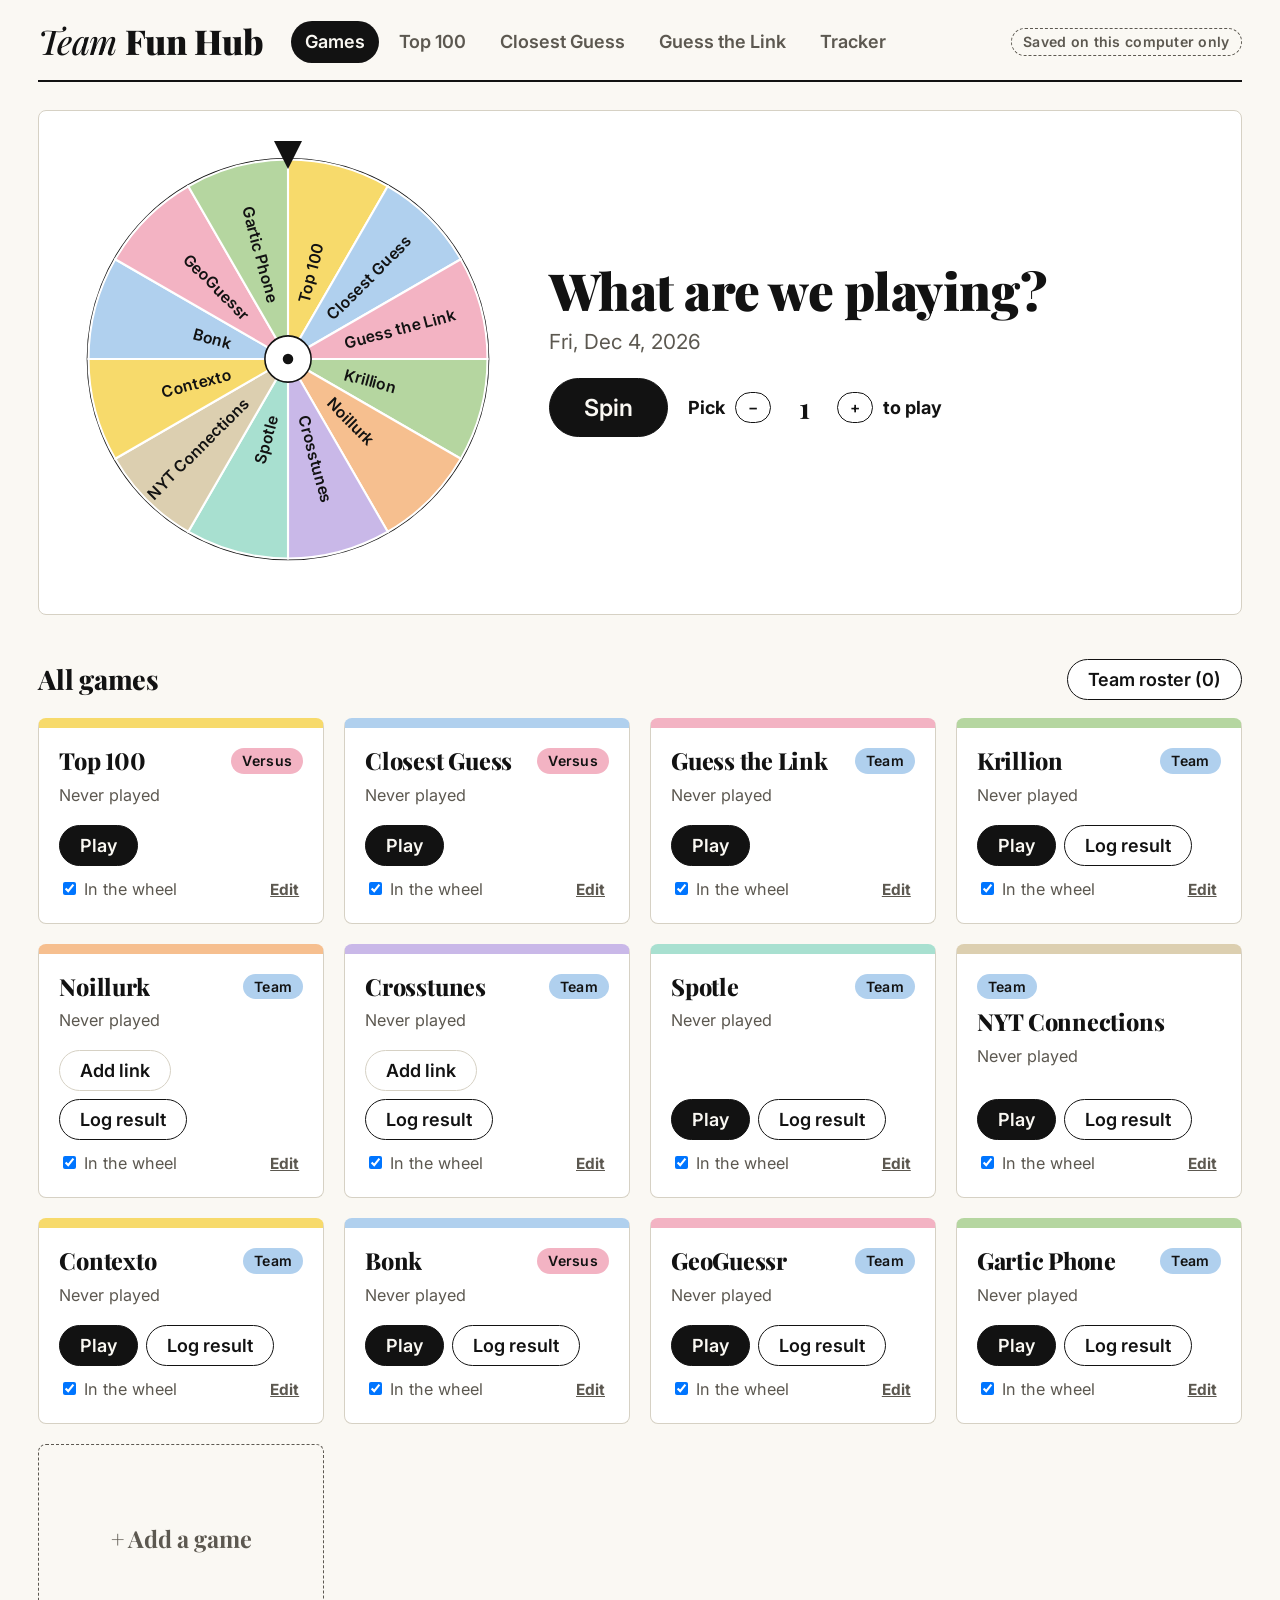
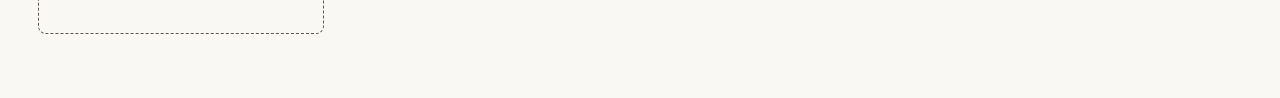
<file: index.html>
<!doctype html>
<html lang="en">
  <head>
    <meta charset="utf-8" />
    <meta name="viewport" content="width=device-width, initial-scale=1" />
    <title>Team Fun Hub</title>
    <link rel="preconnect" href="https://fonts.googleapis.com" />
    <link rel="preconnect" href="https://fonts.gstatic.com" crossorigin />
    <link
      href="https://fonts.googleapis.com/css2?family=Inter:wght@400;500;600;700&family=Playfair+Display:ital,wght@0,500;0,700;0,800;0,900;1,500&display=swap"
      rel="stylesheet"
    />
    <link rel="stylesheet" href="css/styles.css?v=036496cee5" />
    <!-- version:start (written by tools/stamp.py; do not edit by hand) -->
    <script type="importmap">
      {
        "imports": {
          "./js/closest-game.js": "./js/closest-game.js?v=036496cee5",
          "./js/closest.js": "./js/closest.js?v=036496cee5",
          "./js/config.js": "./js/config.js?v=036496cee5",
          "./js/db.js": "./js/db.js?v=036496cee5",
          "./js/dialogs.js": "./js/dialogs.js?v=036496cee5",
          "./js/game.js": "./js/game.js?v=036496cee5",
          "./js/hub.js": "./js/hub.js?v=036496cee5",
          "./js/link-game.js": "./js/link-game.js?v=036496cee5",
          "./js/link.js": "./js/link.js?v=036496cee5",
          "./js/lists.js": "./js/lists.js?v=036496cee5",
          "./js/match.js": "./js/match.js?v=036496cee5",
          "./js/setup.js": "./js/setup.js?v=036496cee5",
          "./js/stats.js": "./js/stats.js?v=036496cee5",
          "./js/top100.js": "./js/top100.js?v=036496cee5",
          "./js/tracker.js": "./js/tracker.js?v=036496cee5",
          "./js/ui.js": "./js/ui.js?v=036496cee5"
        }
      }
    </script>
    <!-- version:end -->
  </head>
  <body>
    <div id="app"></div>
    <noscript>The Team Fun Hub needs JavaScript switched on.</noscript>
    <script type="module" src="js/hub.js?v=036496cee5"></script>
  </body>
</html>
</file>
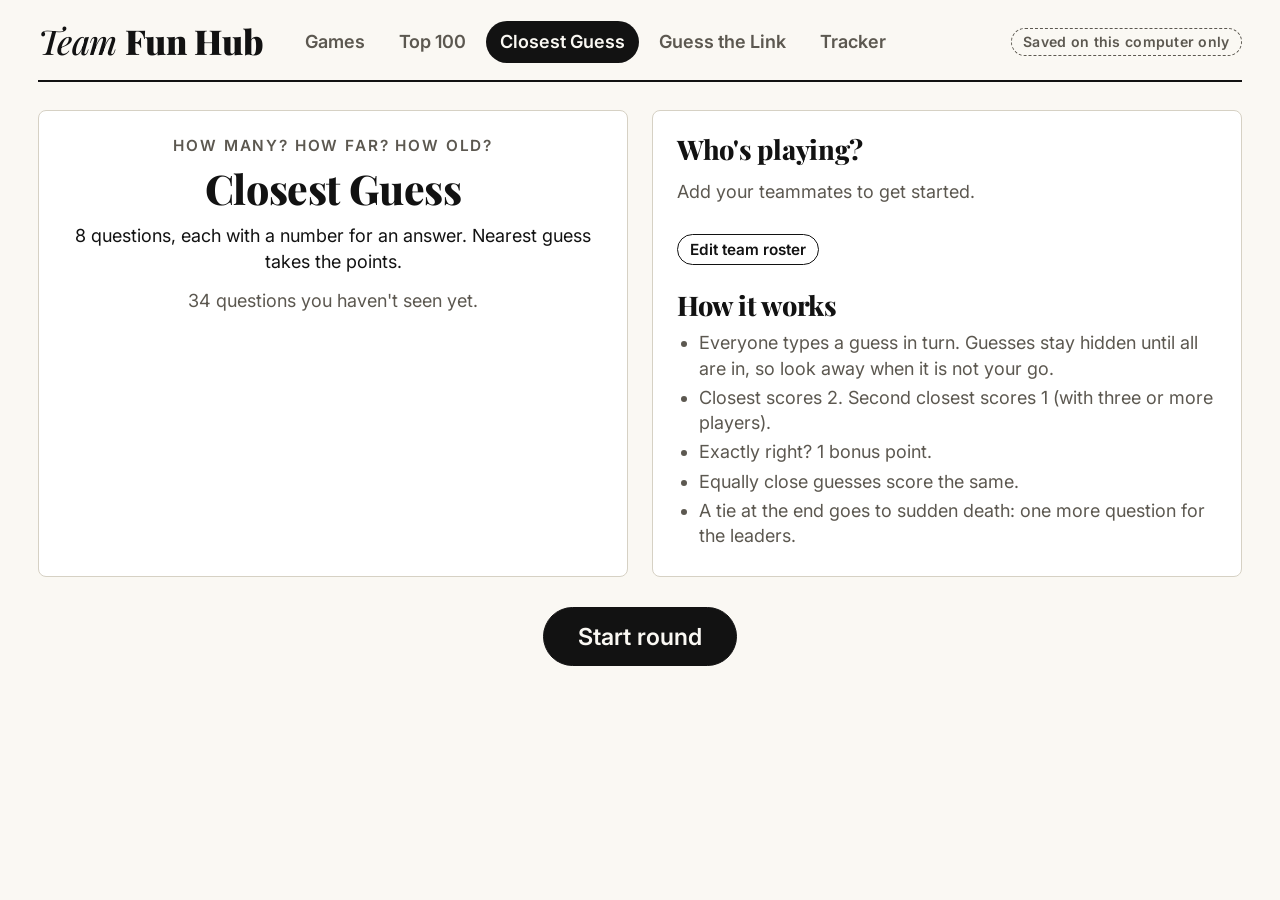
<file: closest.html>
<!doctype html>
<html lang="en">
  <head>
    <meta charset="utf-8" />
    <meta name="viewport" content="width=device-width, initial-scale=1" />
    <title>Closest Guess · Team Fun Hub</title>
    <link rel="preconnect" href="https://fonts.googleapis.com" />
    <link rel="preconnect" href="https://fonts.gstatic.com" crossorigin />
    <link
      href="https://fonts.googleapis.com/css2?family=Inter:wght@400;500;600;700&family=Playfair+Display:ital,wght@0,500;0,700;0,800;0,900;1,500&display=swap"
      rel="stylesheet"
    />
    <link rel="stylesheet" href="css/styles.css?v=036496cee5" />
    <!-- version:start (written by tools/stamp.py; do not edit by hand) -->
    <script type="importmap">
      {
        "imports": {
          "./js/closest-game.js": "./js/closest-game.js?v=036496cee5",
          "./js/closest.js": "./js/closest.js?v=036496cee5",
          "./js/config.js": "./js/config.js?v=036496cee5",
          "./js/db.js": "./js/db.js?v=036496cee5",
          "./js/dialogs.js": "./js/dialogs.js?v=036496cee5",
          "./js/game.js": "./js/game.js?v=036496cee5",
          "./js/hub.js": "./js/hub.js?v=036496cee5",
          "./js/link-game.js": "./js/link-game.js?v=036496cee5",
          "./js/link.js": "./js/link.js?v=036496cee5",
          "./js/lists.js": "./js/lists.js?v=036496cee5",
          "./js/match.js": "./js/match.js?v=036496cee5",
          "./js/setup.js": "./js/setup.js?v=036496cee5",
          "./js/stats.js": "./js/stats.js?v=036496cee5",
          "./js/top100.js": "./js/top100.js?v=036496cee5",
          "./js/tracker.js": "./js/tracker.js?v=036496cee5",
          "./js/ui.js": "./js/ui.js?v=036496cee5"
        }
      }
    </script>
    <!-- version:end -->
  </head>
  <body>
    <div id="app"></div>
    <noscript>The Team Fun Hub needs JavaScript switched on.</noscript>
    <script type="module" src="js/closest.js?v=036496cee5"></script>
  </body>
</html>
</file>
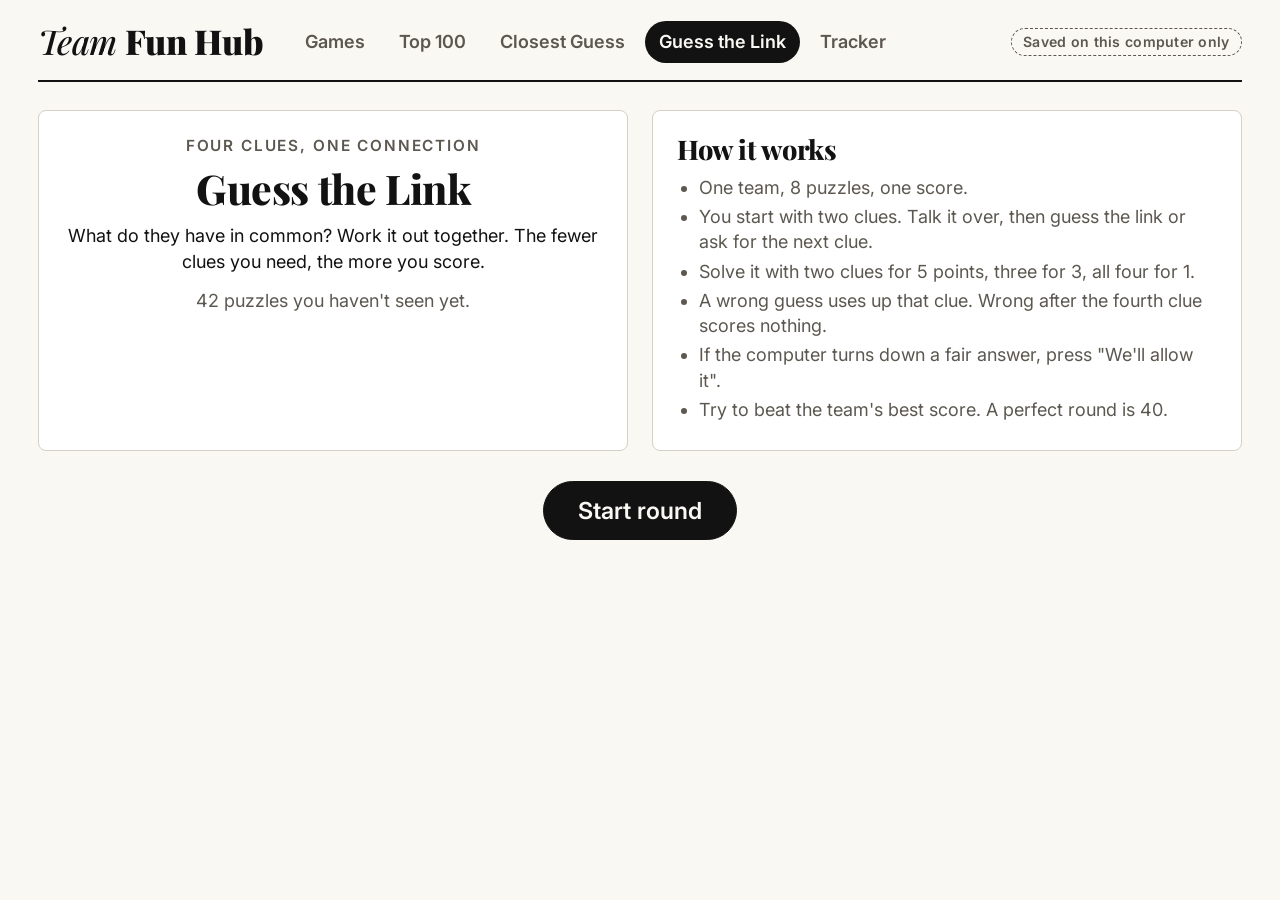
<file: link.html>
<!doctype html>
<html lang="en">
  <head>
    <meta charset="utf-8" />
    <meta name="viewport" content="width=device-width, initial-scale=1" />
    <title>Guess the Link · Team Fun Hub</title>
    <link rel="preconnect" href="https://fonts.googleapis.com" />
    <link rel="preconnect" href="https://fonts.gstatic.com" crossorigin />
    <link
      href="https://fonts.googleapis.com/css2?family=Inter:wght@400;500;600;700&family=Playfair+Display:ital,wght@0,500;0,700;0,800;0,900;1,500&display=swap"
      rel="stylesheet"
    />
    <link rel="stylesheet" href="css/styles.css?v=036496cee5" />
    <!-- version:start (written by tools/stamp.py; do not edit by hand) -->
    <script type="importmap">
      {
        "imports": {
          "./js/closest-game.js": "./js/closest-game.js?v=036496cee5",
          "./js/closest.js": "./js/closest.js?v=036496cee5",
          "./js/config.js": "./js/config.js?v=036496cee5",
          "./js/db.js": "./js/db.js?v=036496cee5",
          "./js/dialogs.js": "./js/dialogs.js?v=036496cee5",
          "./js/game.js": "./js/game.js?v=036496cee5",
          "./js/hub.js": "./js/hub.js?v=036496cee5",
          "./js/link-game.js": "./js/link-game.js?v=036496cee5",
          "./js/link.js": "./js/link.js?v=036496cee5",
          "./js/lists.js": "./js/lists.js?v=036496cee5",
          "./js/match.js": "./js/match.js?v=036496cee5",
          "./js/setup.js": "./js/setup.js?v=036496cee5",
          "./js/stats.js": "./js/stats.js?v=036496cee5",
          "./js/top100.js": "./js/top100.js?v=036496cee5",
          "./js/tracker.js": "./js/tracker.js?v=036496cee5",
          "./js/ui.js": "./js/ui.js?v=036496cee5"
        }
      }
    </script>
    <!-- version:end -->
  </head>
  <body>
    <div id="app"></div>
    <noscript>The Team Fun Hub needs JavaScript switched on.</noscript>
    <script type="module" src="js/link.js?v=036496cee5"></script>
  </body>
</html>
</file>
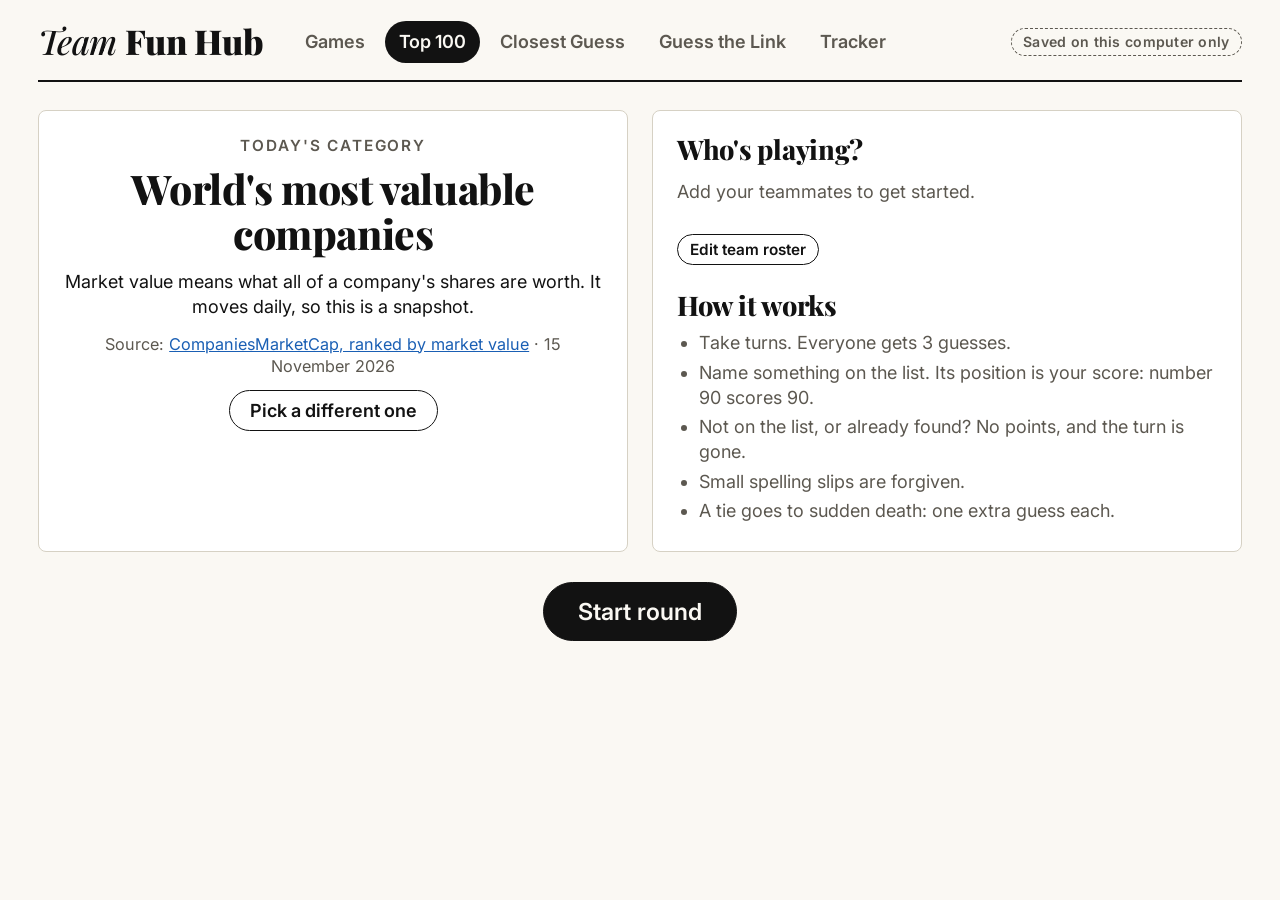
<file: top100.html>
<!doctype html>
<html lang="en">
  <head>
    <meta charset="utf-8" />
    <meta name="viewport" content="width=device-width, initial-scale=1" />
    <title>Top 100 · Team Fun Hub</title>
    <link rel="preconnect" href="https://fonts.googleapis.com" />
    <link rel="preconnect" href="https://fonts.gstatic.com" crossorigin />
    <link
      href="https://fonts.googleapis.com/css2?family=Inter:wght@400;500;600;700&family=Playfair+Display:ital,wght@0,500;0,700;0,800;0,900;1,500&display=swap"
      rel="stylesheet"
    />
    <link rel="stylesheet" href="css/styles.css?v=036496cee5" />
    <!-- version:start (written by tools/stamp.py; do not edit by hand) -->
    <script type="importmap">
      {
        "imports": {
          "./js/closest-game.js": "./js/closest-game.js?v=036496cee5",
          "./js/closest.js": "./js/closest.js?v=036496cee5",
          "./js/config.js": "./js/config.js?v=036496cee5",
          "./js/db.js": "./js/db.js?v=036496cee5",
          "./js/dialogs.js": "./js/dialogs.js?v=036496cee5",
          "./js/game.js": "./js/game.js?v=036496cee5",
          "./js/hub.js": "./js/hub.js?v=036496cee5",
          "./js/link-game.js": "./js/link-game.js?v=036496cee5",
          "./js/link.js": "./js/link.js?v=036496cee5",
          "./js/lists.js": "./js/lists.js?v=036496cee5",
          "./js/match.js": "./js/match.js?v=036496cee5",
          "./js/setup.js": "./js/setup.js?v=036496cee5",
          "./js/stats.js": "./js/stats.js?v=036496cee5",
          "./js/top100.js": "./js/top100.js?v=036496cee5",
          "./js/tracker.js": "./js/tracker.js?v=036496cee5",
          "./js/ui.js": "./js/ui.js?v=036496cee5"
        }
      }
    </script>
    <!-- version:end -->
  </head>
  <body>
    <div id="app"></div>
    <noscript>The Team Fun Hub needs JavaScript switched on.</noscript>
    <script type="module" src="js/top100.js?v=036496cee5"></script>
  </body>
</html>
</file>
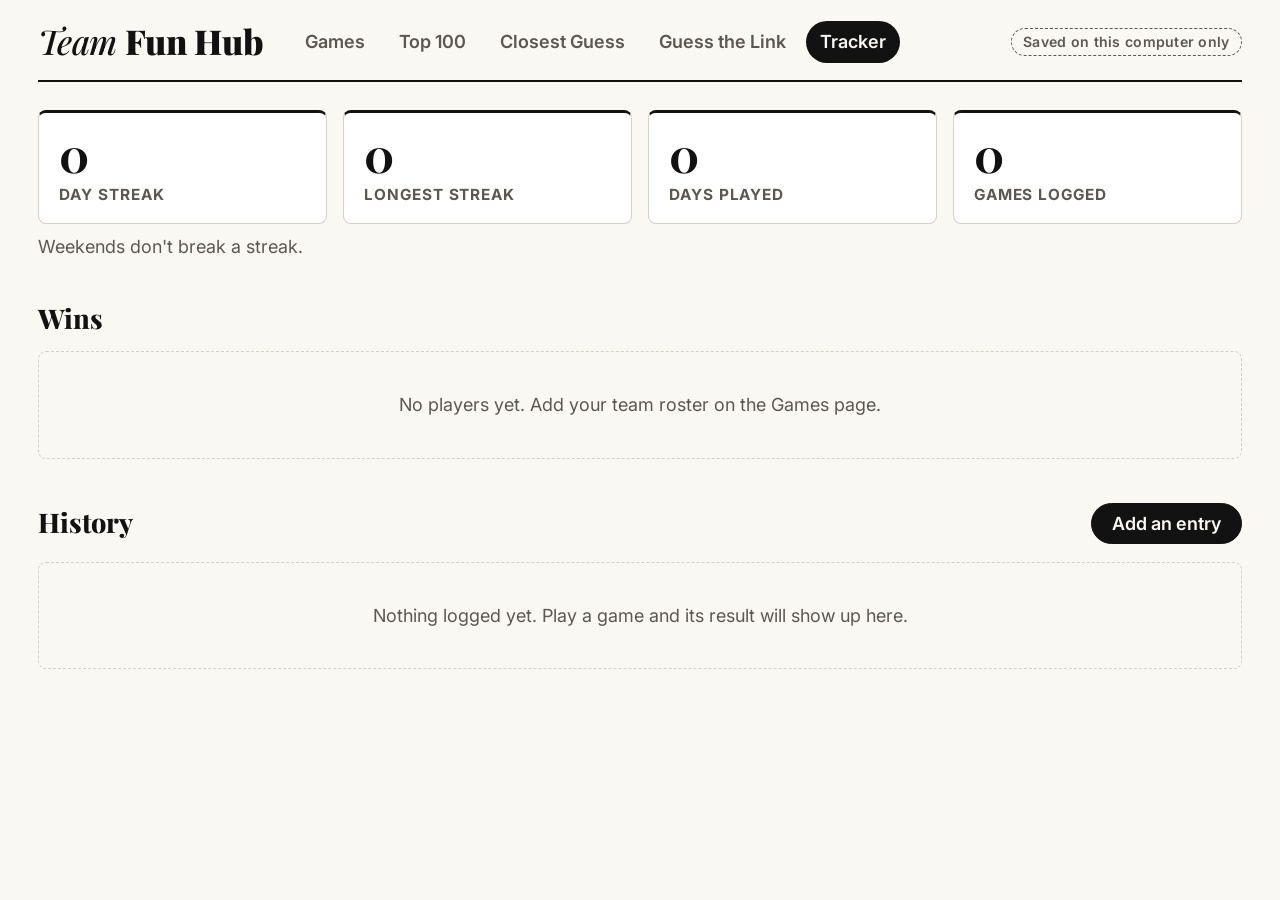
<file: tracker.html>
<!doctype html>
<html lang="en">
  <head>
    <meta charset="utf-8" />
    <meta name="viewport" content="width=device-width, initial-scale=1" />
    <title>Tracker · Team Fun Hub</title>
    <link rel="preconnect" href="https://fonts.googleapis.com" />
    <link rel="preconnect" href="https://fonts.gstatic.com" crossorigin />
    <link
      href="https://fonts.googleapis.com/css2?family=Inter:wght@400;500;600;700&family=Playfair+Display:ital,wght@0,500;0,700;0,800;0,900;1,500&display=swap"
      rel="stylesheet"
    />
    <link rel="stylesheet" href="css/styles.css?v=036496cee5" />
    <!-- version:start (written by tools/stamp.py; do not edit by hand) -->
    <script type="importmap">
      {
        "imports": {
          "./js/closest-game.js": "./js/closest-game.js?v=036496cee5",
          "./js/closest.js": "./js/closest.js?v=036496cee5",
          "./js/config.js": "./js/config.js?v=036496cee5",
          "./js/db.js": "./js/db.js?v=036496cee5",
          "./js/dialogs.js": "./js/dialogs.js?v=036496cee5",
          "./js/game.js": "./js/game.js?v=036496cee5",
          "./js/hub.js": "./js/hub.js?v=036496cee5",
          "./js/link-game.js": "./js/link-game.js?v=036496cee5",
          "./js/link.js": "./js/link.js?v=036496cee5",
          "./js/lists.js": "./js/lists.js?v=036496cee5",
          "./js/match.js": "./js/match.js?v=036496cee5",
          "./js/setup.js": "./js/setup.js?v=036496cee5",
          "./js/stats.js": "./js/stats.js?v=036496cee5",
          "./js/top100.js": "./js/top100.js?v=036496cee5",
          "./js/tracker.js": "./js/tracker.js?v=036496cee5",
          "./js/ui.js": "./js/ui.js?v=036496cee5"
        }
      }
    </script>
    <!-- version:end -->
  </head>
  <body>
    <div id="app"></div>
    <noscript>The Team Fun Hub needs JavaScript switched on.</noscript>
    <script type="module" src="js/tracker.js?v=036496cee5"></script>
  </body>
</html>
</file>
<file: css/styles.css>
/* Team Fun Hub — a newspaper puzzle-page look, sized to be read from across a room. */

:root {
  --bg: #faf8f3; /* paper */
  --panel: #ffffff;
  --panel-2: #f1eee6;
  --inset: #f4f1ea;
  --line: #d6d1c4;
  --ink: #121212;
  --ink-dim: #5c5850;
  --accent: #8a5a00; /* small labels */
  --good-ink: #1d6b38;
  --bad-ink: #a3271f;
  --focus: #1a5fb4;
  /* pastels: only ever used as a background, with dark text on top */
  --yellow: #f7da6b;
  --pink: #f3b3c3;
  --cyan: #b0d0ee;
  --green: #b5d6a0;
  --red: #f2aa9f;
  --display: 'Playfair Display', Georgia, 'Times New Roman', serif;
  --body: 'Inter', system-ui, -apple-system, 'Segoe UI', sans-serif;
  --radius: 8px;
}

* {
  box-sizing: border-box;
}

html {
  font-size: clamp(16px, 0.55vw + 11px, 22px);
}

body {
  margin: 0;
  min-height: 100vh;
  color: var(--ink);
  font-family: var(--body);
  line-height: 1.4;
  background: var(--bg);
  /* the headline font's default numbers dip below the line (a 0 looks like an o); use plain ones */
  font-variant-numeric: lining-nums;
}

h1,
h2,
h3 {
  font-family: var(--display);
  font-weight: 800;
  letter-spacing: -0.01em;
  line-height: 1.1;
  margin: 0;
}

h2 {
  font-size: 1.5rem;
}

a {
  color: var(--focus);
}

p {
  margin: 0 0 0.75em;
}

[hidden] {
  display: none !important;
}

.wrap {
  max-width: 1500px;
  margin: 0 auto;
  padding: 0 clamp(16px, 3vw, 48px) 64px;
}

/* ---- header ---- */

.site-header {
  display: flex;
  flex-wrap: wrap;
  align-items: center;
  gap: 12px 28px;
  margin: 0 clamp(16px, 3vw, 48px) 28px;
  padding: 18px 0 14px;
  border-bottom: 2px solid var(--ink);
}

.brand {
  font-family: var(--display);
  font-weight: 900;
  font-size: 1.9rem;
  letter-spacing: -0.01em;
  color: var(--ink);
  text-decoration: none;
}

.brand-small {
  font-style: italic;
  font-weight: 500;
}

.nav {
  display: flex;
  gap: 6px;
  margin-right: auto;
}

.nav-link {
  padding: 8px 14px;
  border-radius: 999px;
  color: var(--ink-dim);
  font-weight: 600;
  text-decoration: none;
}

.nav-link:hover {
  color: var(--ink);
  background: var(--panel-2);
}

.nav-link.is-active {
  color: var(--bg);
  background: var(--ink);
}

/* ---- common pieces ---- */

.chip {
  display: inline-block;
  padding: 3px 11px;
  border-radius: 999px;
  font-size: 0.78rem;
  font-weight: 600;
  letter-spacing: 0.02em;
  background: var(--panel-2);
  color: var(--ink);
  white-space: nowrap;
}

.chip-team {
  background: var(--cyan);
  color: var(--ink);
}

.chip-versus {
  background: var(--pink);
  color: var(--ink);
}

.chip-good {
  background: var(--green);
  color: var(--ink);
}

.chip-bad {
  background: var(--red);
  color: var(--ink);
}

.chip-warn {
  background: transparent;
  border: 1px dashed var(--ink-dim);
  color: var(--ink-dim);
}

.btn {
  display: inline-flex;
  align-items: center;
  justify-content: center;
  gap: 8px;
  padding: 9px 20px;
  border: 1.5px solid var(--ink);
  border-radius: 999px;
  font: 600 1rem var(--body);
  color: var(--ink);
  background: var(--panel);
  text-decoration: none;
  cursor: pointer;
  transition: background 0.12s, color 0.12s;
}

.btn:hover {
  background: var(--panel-2);
}

.btn:active {
  transform: translateY(1px);
}

.btn:disabled {
  opacity: 0.45;
  cursor: not-allowed;
}

.btn-primary {
  background: var(--ink);
  color: var(--bg);
}

.btn-pink {
  background: var(--ink);
  color: var(--bg);
}

.btn-danger {
  background: var(--bad-ink);
  border-color: var(--bad-ink);
  color: #fff;
}

.btn-ghost {
  background: transparent;
  border-color: var(--line);
}

.btn-big {
  padding: 14px 34px;
  font: 600 1.3rem var(--body);
}

/* dark buttons get slightly lighter, not grey, when pointed at */
.btn-primary:hover,
.btn-pink:hover {
  background: #33312d;
}

.btn-danger:hover {
  background: #8a1f18;
}

.btn-small {
  padding: 5px 12px;
  font-size: 0.85rem;
}

:focus-visible {
  outline: 3px solid var(--focus);
  outline-offset: 3px;
}

.panel {
  background: var(--panel);
  border: 1px solid var(--line);
  border-radius: var(--radius);
  padding: 24px;
}

.section-title {
  display: flex;
  flex-wrap: wrap;
  align-items: center;
  gap: 12px 16px;
  margin: 44px 0 18px;
}

.section-title h2 {
  margin-right: auto;
}

.muted {
  color: var(--ink-dim);
}

.input,
select.input {
  width: 100%;
  padding: 10px 14px;
  border: 2px solid var(--line);
  border-radius: 12px;
  background: var(--panel);
  color: var(--ink);
  font: 500 1rem var(--body);
}

.input:focus {
  border-color: var(--ink);
  outline: none;
}

.field {
  display: block;
  margin-bottom: 14px;
}

.field-label {
  display: block;
  margin-bottom: 5px;
  font-size: 0.85rem;
  font-weight: 700;
  color: var(--ink-dim);
  letter-spacing: 0.04em;
  text-transform: uppercase;
}

.choices {
  display: flex;
  flex-wrap: wrap;
  gap: 8px;
}

/* A tick-box or radio button styled as a pill you can press. */
.choice {
  position: relative;
  cursor: pointer;
}

.choice input {
  position: absolute;
  opacity: 0;
  inset: 0;
  cursor: pointer;
}

.choice span {
  display: inline-block;
  padding: 8px 16px;
  border-radius: 999px;
  border: 1.5px solid var(--line);
  background: var(--panel);
  font-weight: 600;
  color: var(--ink-dim);
}

.choice input:checked + span {
  background: var(--chosen, var(--yellow));
  border-color: var(--ink);
  color: var(--ink);
}

.choice input:focus-visible + span {
  outline: 3px solid var(--focus);
  outline-offset: 3px;
}

/* ---- dialogs and toasts ---- */

.dialog {
  width: min(520px, calc(100vw - 32px));
  padding: 28px;
  border: 1.5px solid var(--ink);
  border-radius: 12px;
  background: var(--panel);
  color: var(--ink);
}

.dialog::backdrop {
  background: #12121288;
}

.dialog h2 {
  margin-bottom: 18px;
  color: var(--ink);
}

.dialog-actions {
  display: flex;
  flex-wrap: wrap;
  justify-content: flex-end;
  gap: 10px;
  margin-top: 22px;
}

.toast {
  position: fixed;
  left: 50%;
  bottom: 28px;
  z-index: 100;
  transform: translateX(-50%);
  max-width: calc(100vw - 32px);
  padding: 12px 22px;
  border-radius: 999px;
  border: 1.5px solid var(--ink);
  background: var(--ink);
  color: var(--bg);
  font-weight: 600;
  animation: pop 0.2s ease-out;
}

.toast-bad {
  background: var(--red);
  color: var(--ink);
}

.toast-good {
  background: var(--green);
  color: var(--ink);
}

@keyframes pop {
  from {
    transform: translateX(-50%) translateY(8px);
    opacity: 0;
  }
}

/* ---- hub: today's wheel ---- */

.stage {
  display: grid;
  grid-template-columns: minmax(260px, 420px) 1fr;
  gap: clamp(20px, 4vw, 56px);
  align-items: center;
  padding: clamp(24px, 3vw, 44px);
}

.wheel-box {
  position: relative;
  width: 100%;
  max-width: 420px;
  margin: 0 auto;
  aspect-ratio: 1;
}

.wheel-svg {
  width: 100%;
  height: 100%;
}

.wheel-spin {
  transform-origin: 0 0;
}

.wheel-label {
  font: 600 15px var(--body);
  fill: var(--ink);
}

.wheel-pointer {
  position: absolute;
  top: -8px;
  left: 50%;
  width: 0;
  height: 0;
  transform: translateX(-50%);
  border: 14px solid transparent;
  border-top: 28px solid var(--ink);
}

.stage-side h1 {
  font-size: clamp(2rem, 4vw, 3.6rem);
  font-weight: 900;
}

.stage-date {
  margin: 8px 0 22px;
  font-size: 1.15rem;
  color: var(--ink-dim);
}

.spin-row {
  display: flex;
  flex-wrap: wrap;
  align-items: center;
  gap: 14px 20px;
}

.stepper {
  display: inline-flex;
  align-items: center;
  gap: 10px;
  font-weight: 700;
}

.stepper output {
  min-width: 1.6em;
  text-align: center;
  font: 700 1.6rem var(--display);
  color: var(--ink);
}

.picks {
  list-style: none;
  margin: 26px 0 0;
  padding: 0;
  display: grid;
  gap: 10px;
}

.pick {
  display: flex;
  flex-wrap: wrap;
  align-items: center;
  gap: 10px 14px;
  padding: 12px 16px;
  border-radius: var(--radius);
  background: var(--pick-color, var(--yellow));
  animation: slide-in 0.3s ease-out;
}

.pick-name {
  margin-right: auto;
  font: 700 1.35rem var(--display);
}

@keyframes slide-in {
  from {
    transform: translateX(-24px);
    opacity: 0;
  }
}

.streak-badge {
  display: inline-flex;
  align-items: baseline;
  gap: 8px;
  font-weight: 700;
}

.streak-badge b {
  font: 700 1.6rem var(--display);
  color: var(--ink);
}

/* ---- hub: game cards ---- */

.cards {
  display: grid;
  grid-template-columns: repeat(auto-fill, minmax(270px, 1fr));
  gap: 20px;
}

.card {
  display: flex;
  flex-direction: column;
  gap: 10px;
  padding: 20px;
  border-radius: var(--radius);
  background: var(--panel);
  border: 1px solid var(--line);
  border-top: 10px solid var(--card-color, var(--yellow));
}

.card-top {
  display: flex;
  flex-wrap: wrap-reverse;
  align-items: flex-start;
  justify-content: space-between;
  gap: 10px;
}

.card h3 {
  font-size: 1.3rem;
  overflow-wrap: break-word;
  min-width: 0;
}

.card-meta {
  display: flex;
  flex-wrap: wrap;
  align-items: center;
  gap: 8px;
  color: var(--ink-dim);
  font-size: 0.9rem;
}

/* long results (a full scoreline) wrap inside the card instead of spilling out */
.card-meta .chip,
.pick .chip {
  white-space: normal;
  border-radius: 14px;
  max-width: 100%;
}

.card-actions {
  display: flex;
  flex-wrap: wrap;
  gap: 8px;
  margin-top: auto;
  padding-top: 8px;
}

.card-foot {
  display: flex;
  align-items: center;
  justify-content: space-between;
  gap: 8px;
  font-size: 0.9rem;
  color: var(--ink-dim);
}

.card-add {
  align-items: center;
  justify-content: center;
  min-height: 190px;
  border: 1.5px dashed var(--ink-dim);
  background: transparent;
  color: var(--ink-dim);
  font: 700 1.3rem var(--display);
  cursor: pointer;
}

.card-add:hover {
  color: var(--ink);
  border-color: var(--ink);
  background: var(--panel);
}

.icon-btn {
  border: 0;
  background: transparent;
  color: var(--ink-dim);
  font: 700 0.85rem var(--body);
  text-decoration: underline;
  cursor: pointer;
  padding: 4px;
}

.icon-btn:hover {
  color: var(--ink);
}

.roster-list {
  list-style: none;
  margin: 0 0 16px;
  padding: 0;
  display: grid;
  gap: 8px;
}

.roster-list li {
  display: flex;
  align-items: center;
  justify-content: space-between;
  gap: 10px;
  padding: 8px 14px;
  border-radius: 12px;
  background: var(--inset);
  font-weight: 600;
}

.inline-add {
  display: flex;
  gap: 8px;
}

/* ---- top 100: setup ---- */

.setup {
  display: grid;
  grid-template-columns: repeat(auto-fit, minmax(300px, 1fr));
  gap: 24px;
  margin-top: 12px;
}

.category-card {
  text-align: center;
}

.category-kicker {
  font-weight: 600;
  font-size: 0.85rem;
  letter-spacing: 0.12em;
  text-transform: uppercase;
  color: var(--ink-dim);
}

.category-title {
  margin: 10px 0 12px;
  font-size: clamp(1.8rem, 3.2vw, 3rem);
  color: var(--ink);
}

.source {
  font-size: 0.9rem;
  color: var(--ink-dim);
}

.rules {
  margin: 0;
  padding-left: 1.2em;
  color: var(--ink-dim);
}

.rules li {
  margin-bottom: 4px;
}

.start-row {
  display: flex;
  flex-wrap: wrap;
  align-items: center;
  justify-content: center;
  gap: 16px;
  margin-top: 30px;
}

/* ---- top 100: play ---- */

.game {
  display: grid;
  grid-template-columns: minmax(230px, 300px) 1fr;
  grid-template-areas:
    'top top'
    'side board'
    'guess guess';
  gap: 16px 20px;
  padding: 0 clamp(12px, 2vw, 32px) 16px;
}

.game-top {
  grid-area: top;
  display: flex;
  flex-wrap: wrap;
  align-items: baseline;
  gap: 6px 18px;
}

.game-top h1 {
  font-size: clamp(1.5rem, 2.6vw, 2.4rem);
  color: var(--ink);
  margin-right: auto;
}

.scoreboard {
  grid-area: side;
  display: flex;
  flex-direction: column;
  gap: 10px;
  align-content: start;
}

.player {
  display: grid;
  grid-template-columns: 1fr auto;
  gap: 2px 10px;
  padding: 12px 16px;
  border-radius: var(--radius);
  background: var(--panel);
  border: 1.5px solid var(--line);
  border-left: 12px solid var(--player-color);
}

.player.is-turn {
  background: var(--player-color);
  border-color: var(--ink);
}

.player.is-out {
  opacity: 0.45;
}

.player-name {
  font: 700 1.25rem var(--display);
  overflow-wrap: anywhere;
}

.player-score {
  font: 700 1.7rem var(--display);
  color: var(--ink);
  font-variant-numeric: lining-nums tabular-nums;
}

.player-dots {
  grid-column: 1 / -1;
  display: flex;
  gap: 6px;
  align-items: center;
  font-size: 0.8rem;
  color: var(--ink-dim);
}

.dot {
  width: 12px;
  height: 12px;
  border-radius: 50%;
  background: var(--ink);
}

.dot.is-used {
  background: transparent;
  box-shadow: inset 0 0 0 1.5px var(--ink-dim);
}

.last-guess {
  margin-top: 6px;
  padding: 12px 16px;
  border-radius: var(--radius);
  background: var(--inset);
  font-weight: 500;
  min-height: 4.2em;
}

.last-guess b {
  display: block;
  font: 700 1.3rem var(--display);
}

.last-correct b {
  color: var(--good-ink);
}

.last-wrong b,
.last-duplicate b {
  color: var(--bad-ink);
}

.board {
  grid-area: board;
  display: grid;
  grid-auto-flow: column;
  grid-template-columns: repeat(4, minmax(0, 1fr));
  grid-template-rows: repeat(25, minmax(1.55em, 1fr));
  gap: 4px 10px;
  font-size: clamp(11px, 0.95vw, 19px);
}

.slot {
  line-height: 1.1;
  display: grid;
  grid-template-columns: 2.6em 1fr;
  align-items: center;
  min-width: 0;
  border-radius: 4px;
  background: var(--panel-2);
  overflow: hidden;
}

.slot-rank {
  align-self: stretch;
  display: grid;
  place-items: center;
  color: var(--ink-dim);
  font-weight: 600;
  font-variant-numeric: lining-nums tabular-nums;
}

.slot-answer {
  padding: 0 8px;
  white-space: nowrap;
  overflow: hidden;
  text-overflow: ellipsis;
  font-weight: 600;
}

.slot.is-found {
  background: var(--slot-color);
  color: var(--ink);
}

.slot.is-found .slot-rank {
  background: #12121214;
  color: var(--ink);
}

.slot.is-new {
  animation: flip 0.45s ease-out;
}

.slot.is-missed {
  background: transparent;
  box-shadow: inset 0 0 0 1px var(--line);
  color: var(--ink-dim);
}

.slot.is-missed .slot-answer {
  font-weight: 500;
}

@keyframes flip {
  0% {
    transform: rotateX(90deg);
  }
  100% {
    transform: none;
  }
}

.guess-bar {
  grid-area: guess;
  display: flex;
  flex-wrap: wrap;
  align-items: center;
  gap: 12px 16px;
  padding: 14px 18px;
  border-radius: var(--radius);
  background: var(--panel);
  border: 1.5px solid var(--ink);
  border-left: 14px solid var(--turn-color, var(--ink));
}

.guess-prompt {
  font: 700 1.4rem var(--display);
  color: var(--ink);
}

.guess-form {
  flex: 1 1 320px;
  display: flex;
  gap: 10px;
}

.guess-input {
  flex: 1;
  min-width: 0;
  padding: 12px 18px;
  border: 1.5px solid var(--ink-dim);
  border-radius: var(--radius);
  background: var(--panel);
  color: var(--ink);
  font: 500 1.4rem var(--body);
}

.guess-input:focus {
  border-color: var(--ink);
  outline: 3px solid var(--turn-color, var(--cyan));
}

.winner {
  grid-area: guess;
  display: flex;
  flex-wrap: wrap;
  align-items: center;
  justify-content: center;
  gap: 14px 28px;
  padding: 20px;
  border-radius: var(--radius);
  border: 1.5px solid var(--ink);
  background: var(--yellow);
  color: var(--ink);
  text-align: center;
  animation: pop-in 0.3s ease-out;
}

.winner h2 {
  font-size: clamp(1.6rem, 3vw, 2.8rem);
}

.winner .btn {
  background: var(--panel);
  color: var(--ink);
}

@keyframes pop-in {
  from {
    transform: translateY(6px);
    opacity: 0;
  }
}

.tiebreak-banner {
  font-weight: 700;
  font-size: 0.9rem;
  letter-spacing: 0.12em;
  text-transform: uppercase;
  color: var(--bad-ink);
}

/* Fit the whole game on one big screen with no scrolling. */
@media (min-width: 1100px) and (min-height: 720px) {
  .game-page #app {
    height: 100vh;
    display: flex;
    flex-direction: column;
    overflow: hidden;
  }

  .game-page .site-header {
    padding-block: 8px 6px;
    margin-bottom: 10px;
  }

  .game-page .brand {
    font-size: 1.2rem;
  }

  .game-page .board {
    grid-template-rows: repeat(25, minmax(0, 1fr));
    font-size: clamp(11px, min(0.95vw, 1.75vh), 19px);
  }

  .game {
    flex: 1;
    min-height: 0;
    grid-template-rows: auto minmax(0, 1fr) auto;
  }

  .scoreboard {
    overflow-y: auto;
  }
}

@media (max-width: 1099px) {
  .board {
    grid-template-columns: repeat(2, minmax(0, 1fr));
    grid-template-rows: repeat(50, minmax(1.9em, auto));
    font-size: 15px;
  }
}

@media (max-width: 760px) {
  .game {
    grid-template-columns: 1fr;
    grid-template-areas: 'top' 'guess' 'side' 'board';
  }

  .scoreboard {
    flex-direction: row;
    flex-wrap: wrap;
  }

  .player {
    flex: 1 1 150px;
  }

  .guess-bar,
  .winner {
    position: sticky;
    top: 8px;
    z-index: 5;
  }

  .stage {
    grid-template-columns: 1fr;
  }
}

@media (max-width: 520px) {
  .board {
    grid-auto-flow: row;
    grid-template-columns: 1fr;
    grid-template-rows: none;
  }
}

/* ---- tracker ---- */

.tiles {
  display: grid;
  grid-template-columns: repeat(auto-fit, minmax(170px, 1fr));
  gap: 16px;
  margin-top: 12px;
}

.tile {
  padding: 18px 20px;
  border-radius: var(--radius);
  background: var(--panel);
  border: 1px solid var(--line);
  border-top: 3px solid var(--ink);
}

.tile-value {
  font: 700 2.6rem var(--display);
  color: var(--ink);
  line-height: 1;
}

.tile-label {
  margin-top: 6px;
  font-weight: 700;
  font-size: 0.85rem;
  letter-spacing: 0.06em;
  text-transform: uppercase;
  color: var(--ink-dim);
}

.wins {
  display: grid;
  gap: 10px;
}

.win-row {
  display: grid;
  grid-template-columns: minmax(90px, 180px) 1fr auto;
  align-items: center;
  gap: 14px;
  font-weight: 700;
}

.win-bar {
  height: 26px;
  border-radius: 8px;
  background: var(--inset);
  overflow: hidden;
}

.win-bar span {
  display: block;
  height: 100%;
  min-width: 6px;
  border-radius: 4px;
  background: var(--bar-color, var(--yellow));
}

.win-count {
  font: 700 1.4rem var(--display);
  min-width: 2ch;
  text-align: right;
}

.day {
  margin-bottom: 22px;
}

.day h3 {
  margin-bottom: 4px;
  padding-bottom: 6px;
  border-bottom: 1.5px solid var(--ink);
  font-size: 1.1rem;
}

.entry {
  display: flex;
  flex-wrap: wrap;
  align-items: center;
  gap: 8px 14px;
  padding: 12px 4px;
  border-bottom: 1px solid var(--line);
}

.entry-game {
  font: 700 1.15rem var(--display);
  min-width: 9em;
}

.entry-result {
  margin-right: auto;
  font-weight: 600;
}

.empty {
  padding: 40px 20px;
  text-align: center;
  color: var(--ink-dim);
  border: 1.5px dashed var(--line);
  border-radius: var(--radius);
}

/* ---- Closest Guess and Guess the Link ---- */

.quiz-stage {
  grid-area: board;
  display: flex;
  flex-direction: column;
  align-items: center;
  justify-content: center;
  gap: clamp(10px, 2vh, 22px);
  text-align: center;
  min-height: 320px;
  overflow-y: auto;
}

.quiz-question {
  margin: 0;
  max-width: 24ch;
  font: 700 clamp(1.7rem, 3.6vw, 3.4rem) / 1.15 var(--display);
  color: var(--ink);
  text-wrap: balance;
}

.quiz-question.is-small {
  max-width: 48ch;
  font: 600 1.15rem / 1.3 var(--body);
  color: var(--ink-dim);
}

.quiz-unit {
  margin: 0;
  font-weight: 600;
  font-size: 0.85rem;
  letter-spacing: 0.12em;
  text-transform: uppercase;
  color: var(--ink-dim);
}

.quiz-answer {
  display: flex;
  flex-direction: column;
  gap: 2px;
  animation: pop-in 0.5s ease-out;
}

.quiz-answer b {
  font: 700 clamp(2rem, 4.4vw, 4rem) / 1.1 var(--display);
  color: var(--good-ink);
  text-wrap: balance;
}

.quiz-note {
  margin: 0;
  max-width: 60ch;
  color: var(--ink-dim);
}

.guess-input.is-secret {
  -webkit-text-security: disc;
  letter-spacing: 0.2em;
}

.guess-bar .next-btn {
  margin-left: auto;
}

.lock-row {
  display: flex;
  flex-wrap: wrap;
  justify-content: center;
  gap: 10px;
}

.lock {
  padding: 8px 16px;
  border-radius: 999px;
  border: 1.5px dashed var(--ink-dim);
  color: var(--ink-dim);
  font-weight: 600;
}

.lock.is-in {
  border: 1.5px solid var(--ink);
  background: var(--player-color);
  color: var(--ink);
}

.numline {
  position: relative;
  width: min(100%, 900px);
  height: 150px;
  margin: 0 auto;
  padding: 0 60px;
}

.numline > * {
  position: absolute;
}

.numline-track {
  left: 60px;
  right: 60px;
  top: 46px;
  height: 2px;
  background: var(--ink);
}

.numline-answer,
.numline-guess {
  left: calc(60px + (100% - 120px) * var(--at));
  transform: translateX(-50%);
  display: flex;
  flex-direction: column;
  align-items: center;
  white-space: nowrap;
  font-weight: 700;
  font-size: 0.85rem;
}

.numline-answer {
  top: 0;
  color: var(--good-ink);
}

.numline-answer::after {
  content: '';
  width: 2px;
  height: 36px;
  margin-top: 2px;
  background: var(--good-ink);
}

.numline-guess {
  top: 38px;
  color: var(--ink);
}

.numline-guess::before {
  content: '';
  width: 18px;
  height: 18px;
  border-radius: 50%;
  background: var(--player-color);
  border: 1.5px solid var(--ink);
}

.numline-guess.row-1::before {
  margin-bottom: 20px;
}

.numline-guess.row-2::before {
  margin-bottom: 40px;
}

.numline-end {
  top: 124px;
  font-size: 0.8rem;
  color: var(--ink-dim);
}

.numline-min {
  left: 60px;
  transform: translateX(-50%);
}

.numline-max {
  right: 60px;
  transform: translateX(50%);
}

.closest-list {
  list-style: none;
  margin: 0;
  padding: 0;
  width: min(100%, 720px);
  display: grid;
  gap: 6px;
}

.closest-list li {
  display: grid;
  grid-template-columns: 1.2fr 1fr 1.2fr 3ch;
  gap: 12px;
  align-items: baseline;
  padding: 6px 14px;
  border-radius: 4px;
  border-left: 10px solid var(--player-color);
  background: var(--inset);
  text-align: left;
  color: var(--ink-dim);
}

.closest-list li.is-scoring {
  background: var(--player-color);
  color: var(--ink);
}

.closest-name {
  font-weight: 700;
}

.closest-guess {
  font-variant-numeric: lining-nums tabular-nums;
  text-align: right;
}

.closest-off {
  font-size: 0.9rem;
}

.closest-points {
  font: 700 1.2rem var(--display);
  color: var(--ink);
  text-align: right;
}

.clues {
  display: grid;
  grid-template-columns: repeat(4, minmax(0, 1fr));
  gap: clamp(8px, 1.2vw, 18px);
  width: 100%;
}

.clue {
  display: flex;
  flex-direction: column;
  justify-content: center;
  gap: 8px;
  min-height: clamp(110px, 20vh, 220px);
  padding: 14px 10px;
  border-radius: var(--radius);
  border: 1.5px dashed var(--line);
  color: var(--line);
}

.clue-text {
  font: 700 clamp(1.1rem, 2vw, 2rem) / 1.15 var(--display);
  overflow-wrap: anywhere;
  text-wrap: balance;
}

.clue-points {
  font-weight: 700;
  font-size: 0.8rem;
  letter-spacing: 0.1em;
  text-transform: uppercase;
}

.clue.is-shown {
  border: 1.5px solid var(--ink);
  background: var(--cyan);
  color: var(--ink);
}

.clue.is-shown .clue-points {
  color: var(--ink);
}

.clue.is-new {
  animation: pop-in 0.3s ease-out;
}

.link-status {
  margin: 0;
  font-weight: 700;
  font-size: 1.15rem;
}

.link-status.is-wrong {
  color: var(--bad-ink);
}

.link-status.is-right {
  color: var(--good-ink);
}

.allow-box {
  display: grid;
  gap: 8px;
  padding: 12px 16px;
  border-radius: 14px;
  background: var(--inset);
}

.allow-row {
  display: flex;
  flex-wrap: wrap;
  align-items: center;
  justify-content: center;
  gap: 8px 14px;
  font-weight: 600;
}

@media (max-width: 760px) {
  .clues {
    grid-template-columns: repeat(2, minmax(0, 1fr));
  }

  .closest-list li {
    grid-template-columns: 1fr auto;
  }
}

.team-score {
  display: flex;
  flex-direction: column;
  gap: 2px;
  padding: 16px 18px;
  border-radius: var(--radius);
  border: 1.5px solid var(--ink);
  background: var(--yellow);
}

.team-score-label {
  font-weight: 600;
  font-size: 0.85rem;
  letter-spacing: 0.12em;
  text-transform: uppercase;
}

.team-score-value {
  font: 800 3.4rem / 1.2 var(--display);
}

.puzzle-log {
  list-style: none;
  margin: 0;
  padding: 0;
  display: grid;
  gap: 4px;
}

.puzzle-log li {
  display: flex;
  justify-content: space-between;
  gap: 10px;
  padding: 7px 12px;
  border-radius: 4px;
  background: var(--panel-2);
  color: var(--ink-dim);
  font-weight: 500;
}

.puzzle-log li.is-current {
  background: var(--panel);
  outline: 1.5px solid var(--ink);
  color: var(--ink);
  font-weight: 700;
}

.puzzle-log li.is-solved {
  background: var(--green);
  color: var(--ink);
}

.puzzle-log li.is-missed {
  background: var(--red);
  color: var(--ink);
}

.puzzle-log-points {
  font-weight: 700;
  font-variant-numeric: lining-nums tabular-nums;
}

@media (prefers-reduced-motion: reduce) {
  *,
  *::before,
  *::after {
    animation-duration: 0.01ms !important;
    transition-duration: 0.01ms !important;
  }
}
</file>
